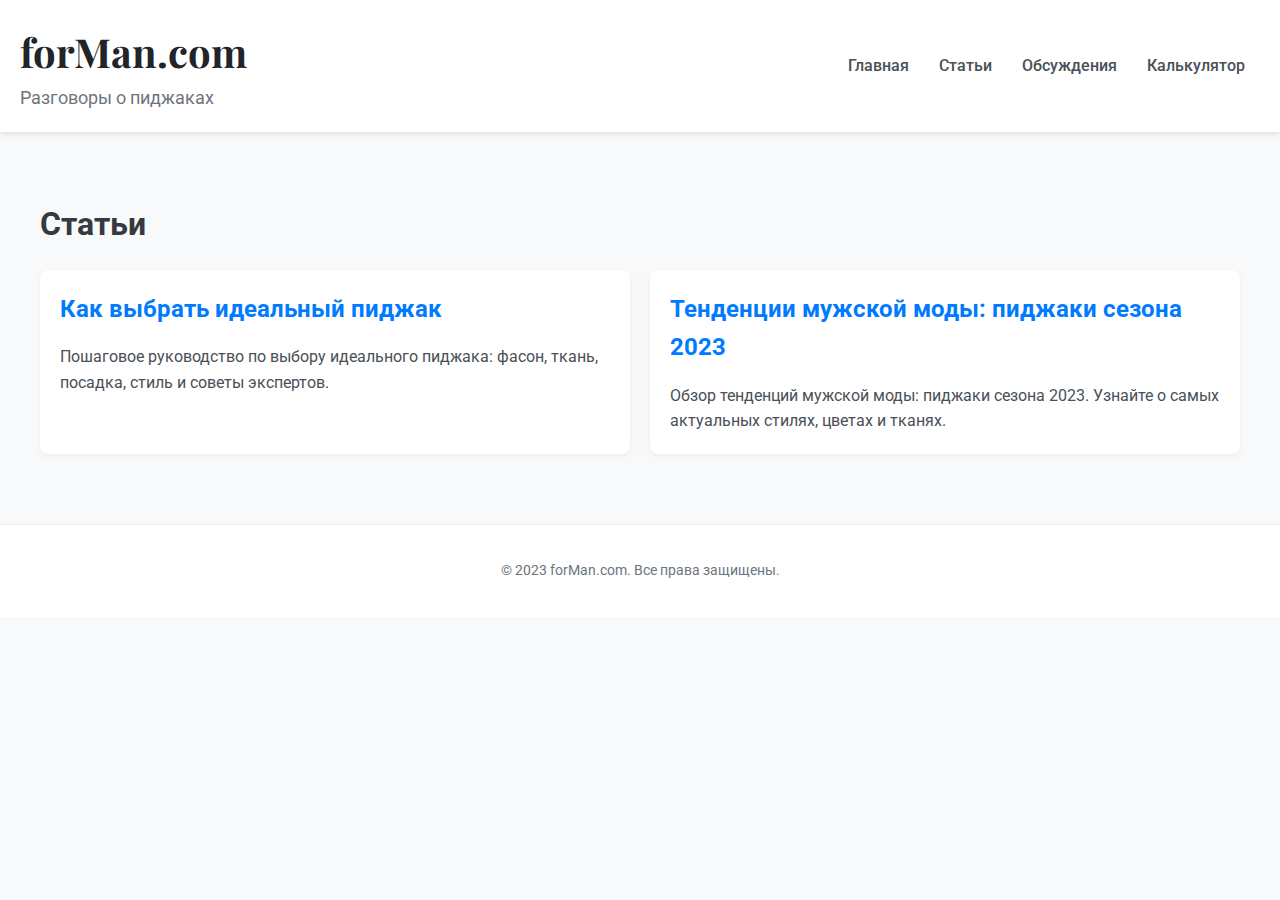
<file: articles.html>
<!DOCTYPE html>
<html lang="ru">
<head>
    <meta charset="UTF-8">
    <meta name="viewport" content="width=device-width, initial-scale=1.0">
    <title>forMan.com - Статьи</title>
    <meta name="description" content="Статьи о мужской моде, стиле, пиджаках и других темах на forMan.com.">
    <meta name="keywords" content="мужская мода, стиль, пиджаки, статьи, forMan">
    <link rel="stylesheet" href="style.css">
    <link rel="preconnect" href="https://fonts.googleapis.com">
    <link rel="preconnect" href="https://fonts.gstatic.com" crossorigin>
    <link href="https://fonts.googleapis.com/css2?family=Roboto:wght@400;700&family=Playfair+Display:wght@400;700&display=swap" rel="stylesheet">
</head>
<body>
    <header>
        <div class="logo-container">
            <h1>forMan.com</h1>
            <p>Разговоры о пиджаках</p>
        </div>
        <nav>
            <ul>
                <li><a href="index.html">Главная</a></li>
                <li class="active"><a href="articles.html">Статьи</a></li>
                <li><a href="discussions.html">Обсуждения</a></li>
                <li><a href="calculator.html">Калькулятор</a></li>
            </ul>
        </nav>
    </header>

    <main>
        <section class="articles-section">
            <h2>Статьи</h2>
            <div class="article-list">
                <div class="article-preview">
                    <h3><a href="article1.html">Как выбрать идеальный пиджак</a></h3>
                    <p>Пошаговое руководство по выбору идеального пиджака: фасон, ткань, посадка, стиль и советы экспертов.</p>
                </div>
                <div class="article-preview">
                    <h3><a href="article2.html">Тенденции мужской моды: пиджаки сезона 2023</a></h3>
                    <p>Обзор тенденций мужской моды: пиджаки сезона 2023. Узнайте о самых актуальных стилях, цветах и тканях.</p>
                </div>
            </div>
        </section>
    </main>

    <footer>
        <p>&copy; 2023 forMan.com. Все права защищены.</p>
    </footer>
</body>
</html>
</file>
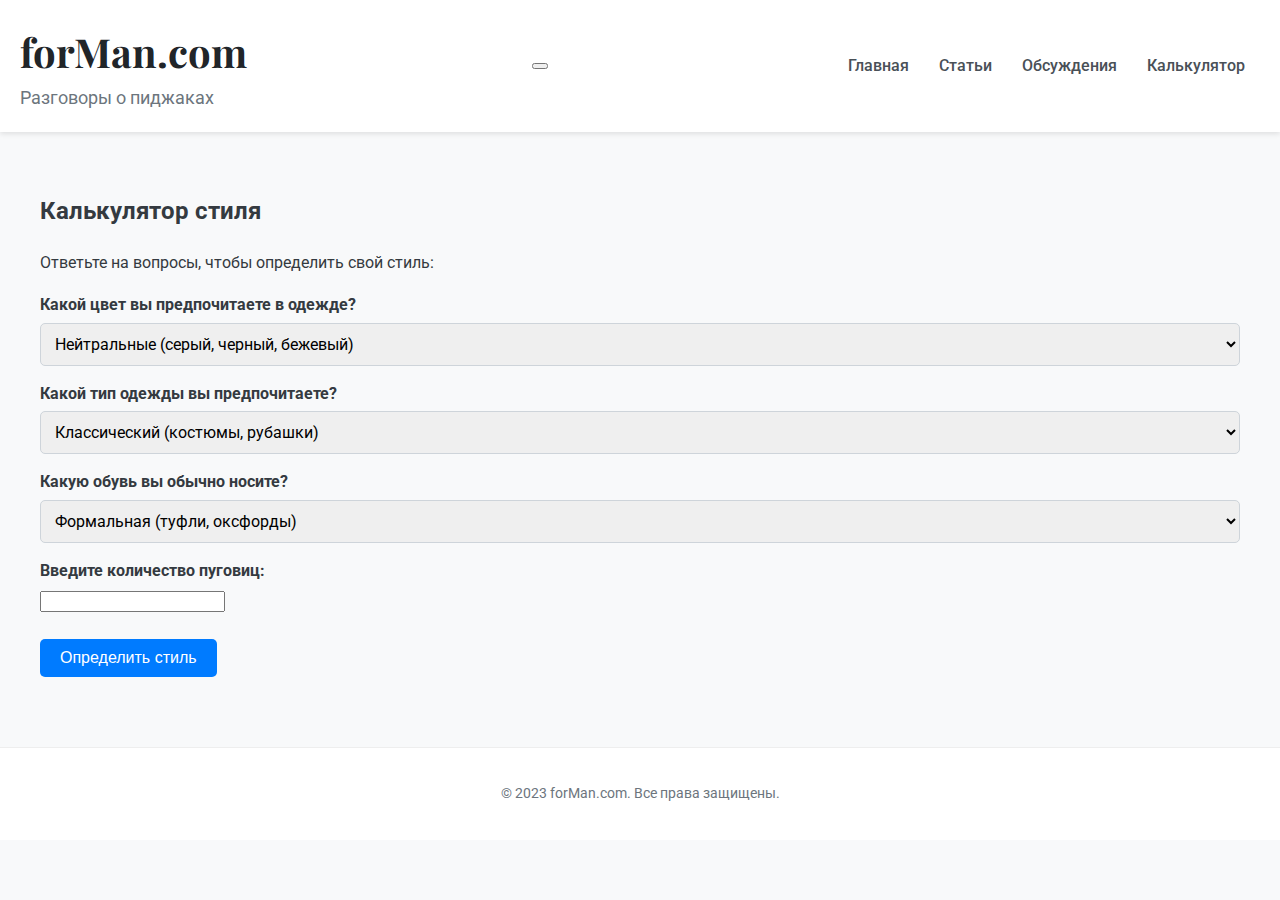
<file: calculator.html>
<!DOCTYPE html>
<html lang="ru">
<head>
    <meta charset="UTF-8">
    <meta name="viewport" content="width=device-width, initial-scale=1.0">
    <title>forMan.com - Калькулятор стиля</title>
    <meta name="description" content="Калькулятор стиля от forMan.com: определите свой стиль и получите рекомендации по подбору одежды.">
    <meta name="keywords" content="калькулятор, стиль, мужская мода, одежда, forMan">
    <link rel="stylesheet" href="style.css">
    <link rel="preconnect" href="https://fonts.googleapis.com">
    <link rel="preconnect" href="https://fonts.gstatic.com" crossorigin>
    <link href="https://fonts.googleapis.com/css2?family=Roboto:wght@400;700&family=Playfair+Display:wght@400;700&display=swap" rel="stylesheet">
</head>
<body>
    <header>
        <div class="logo-container">
            <h1>forMan.com</h1>
            <p>Разговоры о пиджаках</p>
        </div>
    
        <button class="hamburger">
            <div class="line"></div>
            <div class="line"></div>
            <div class="line"></div>
        </button>
    
        <nav>
            <ul>
                <li><a href="index.html">Главная</a></li>
                <li><a href="articles.html">Статьи</a></li>
                <li><a href="discussions.html">Обсуждения</a></li>
                <li><a href="calculator.html">Калькулятор</a></li>
            </ul>
        </nav>
    </header>
    
    <main>
        <section class="calculator-section">
            <h2>Калькулятор стиля</h2>
            <p>Ответьте на вопросы, чтобы определить свой стиль:</p>

            <form id="styleCalculator">
                <div class="question">
                    <label for="q1">Какой цвет вы предпочитаете в одежде?</label>
                    <select id="q1" name="q1">
                        <option value="neutral">Нейтральные (серый, черный, бежевый)</option>
                        <option value="bright">Яркие (красный, синий, зеленый)</option>
                        <option value="pastel">Пастельные (розовый, голубой, лавандовый)</option>
                    </select>
                </div>

                <div class="question">
                    <label for="q2">Какой тип одежды вы предпочитаете?</label>
                    <select id="q2" name="q2">
                        <option value="classic">Классический (костюмы, рубашки)</option>
                        <option value="casual">Повседневный (джинсы, футболки)</option>
                        <option value="sporty">Спортивный (спортивные костюмы, кроссовки)</option>
                    </select>
                </div>

                <div class="question">
                    <label for="q3">Какую обувь вы обычно носите?</label>
                    <select id="q3" name="q3">
                        <option value="formal">Формальная (туфли, оксфорды)</option>
                        <option value="casual">Повседневная (кроссовки, кеды)</option>
                        <option value="boots">Ботинки (челси, броги)</option>
                    </select>
                </div>

                <div class="question">
                  <label for="secretCode">Введите количество пуговиц:</label>
                  <input type="number" id="secretCode" name="secretCode">
                </div>

                <button type="submit">Определить стиль</button>
            </form>

            <div id="result" class="result" style="display: none;">
                <h3>Ваш стиль:</h3>
                <p id="styleRecommendation"></p>
            </div>
        </section>
    </main>

    <footer>
        <p>&copy; 2023 forMan.com. Все права защищены.</p>
    </footer>
    <script src="script.js"></script>
    <script src="calculator.js"></script>
</body>
</html>
</file>
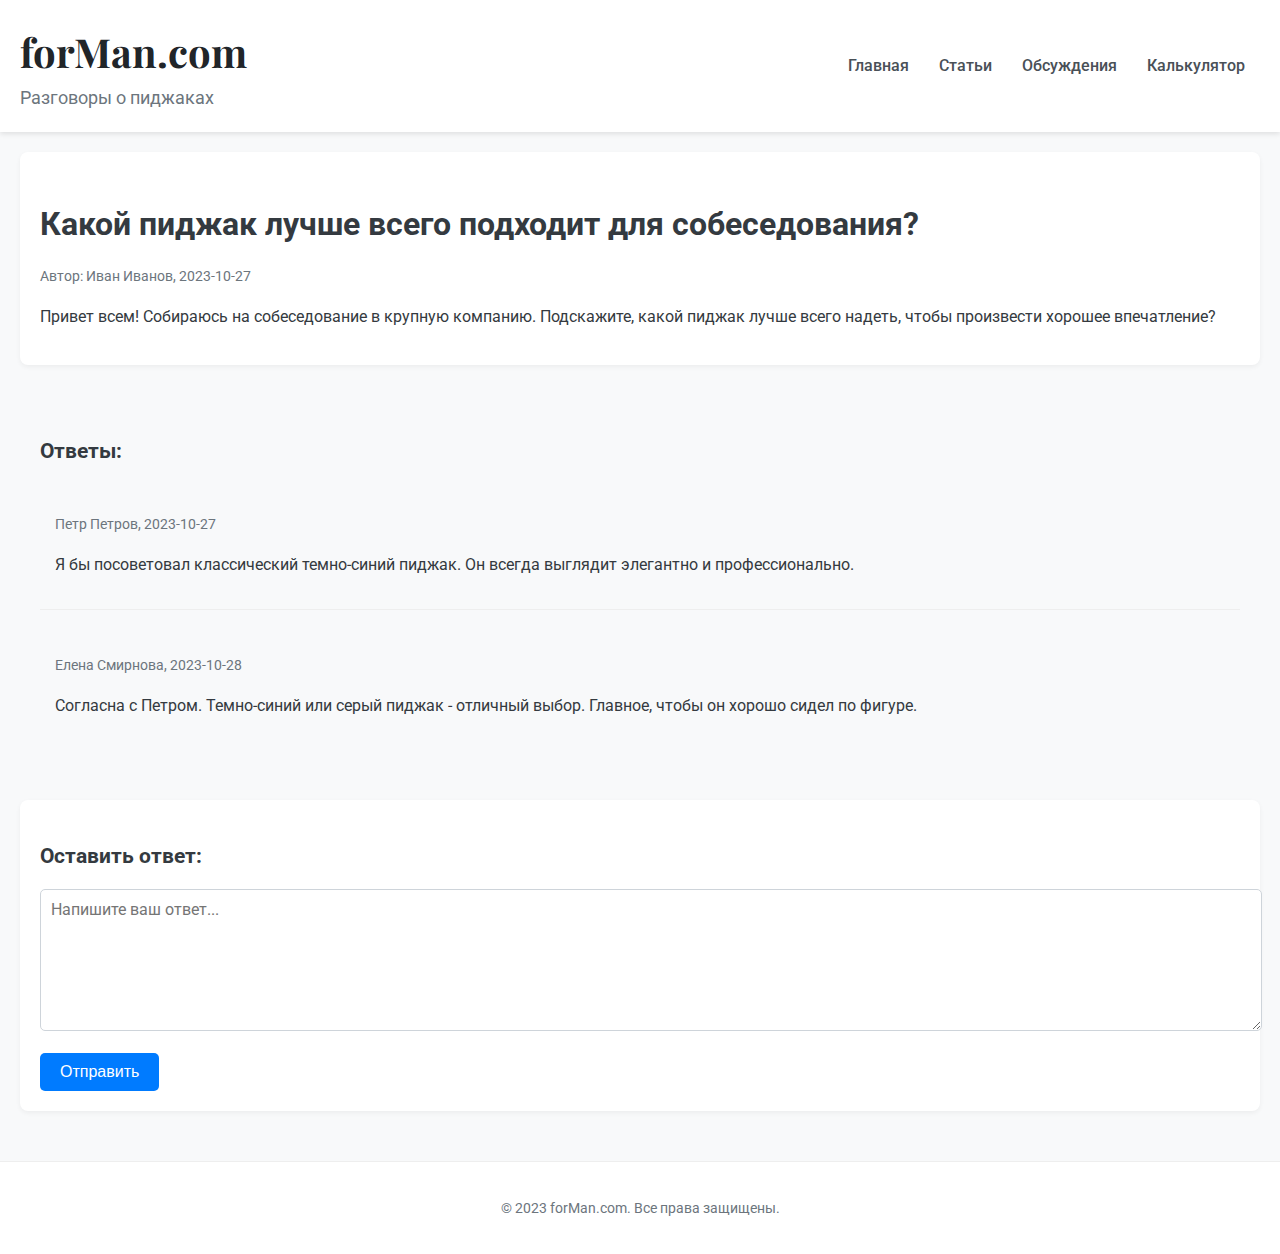
<file: discussion1.html>
<!DOCTYPE html>
<html lang="ru">
<head>
    <meta charset="UTF-8">
    <meta name="viewport" content="width=device-width, initial-scale=1.0">
    <title>forMan.com - Какой пиджак лучше всего подходит для собеседования?</title>
    <meta name="description" content="Обсуждение: Какой пиджак лучше всего подходит для собеседования? Делитесь советами и опытом на forMan.com.">
    <meta name="keywords" content="пиджак, собеседование, деловой стиль, мужская мода, forMan">
    <link rel="stylesheet" href="style.css">
    <link rel="preconnect" href="https://fonts.googleapis.com">
    <link rel="preconnect" href="https://fonts.gstatic.com" crossorigin>
    <link href="https://fonts.googleapis.com/css2?family=Roboto:wght@400;700&family=Playfair+Display:wght@400;700&display=swap" rel="stylesheet">
</head>
<body>
    <header>
        <div class="logo-container">
            <h1>forMan.com</h1>
            <p>Разговоры о пиджаках</p>
        </div>
        <nav>
            <ul>
                <li><a href="index.html">Главная</a></li>
                <li><a href="articles.html">Статьи</a></li>
                <li><a href="discussions.html">Обсуждения</a></li>
                <li><a href="calculator.html">Калькулятор</a></li>
            </ul>
        </nav>

    </header>

    <main>
        <section class="discussion-detail">
            <h2>Какой пиджак лучше всего подходит для собеседования?</h2>
            <p class="discussion-meta">Автор: Иван Иванов, 2023-10-27</p>
            <div class="discussion-content">
                <p>Привет всем! Собираюсь на собеседование в крупную компанию. Подскажите, какой пиджак лучше всего надеть, чтобы произвести хорошее впечатление?</p>
            </div>
        </section>

        <section class="replies">
            <h3>Ответы:</h3>
            <div class="reply">
                <p class="reply-meta">Петр Петров, 2023-10-27</p>
                <p>Я бы посоветовал классический темно-синий пиджак. Он всегда выглядит элегантно и профессионально.</p>
            </div>
            <div class="reply">
                <p class="reply-meta">Елена Смирнова, 2023-10-28</p>
                <p>Согласна с Петром. Темно-синий или серый пиджак - отличный выбор. Главное, чтобы он хорошо сидел по фигуре.</p>
            </div>
        </section>

        <section class="reply-form">
            <h3>Оставить ответ:</h3>
            <textarea placeholder="Напишите ваш ответ..." id="replyText"></textarea>
            <button id="sendReply">Отправить</button>
        </section>

    </main>

    <footer>
        <p>&copy; 2023 forMan.com. Все права защищены.</p>
    </footer>
    <script src="discussion.js"></script>
</body>
</html>
</file>
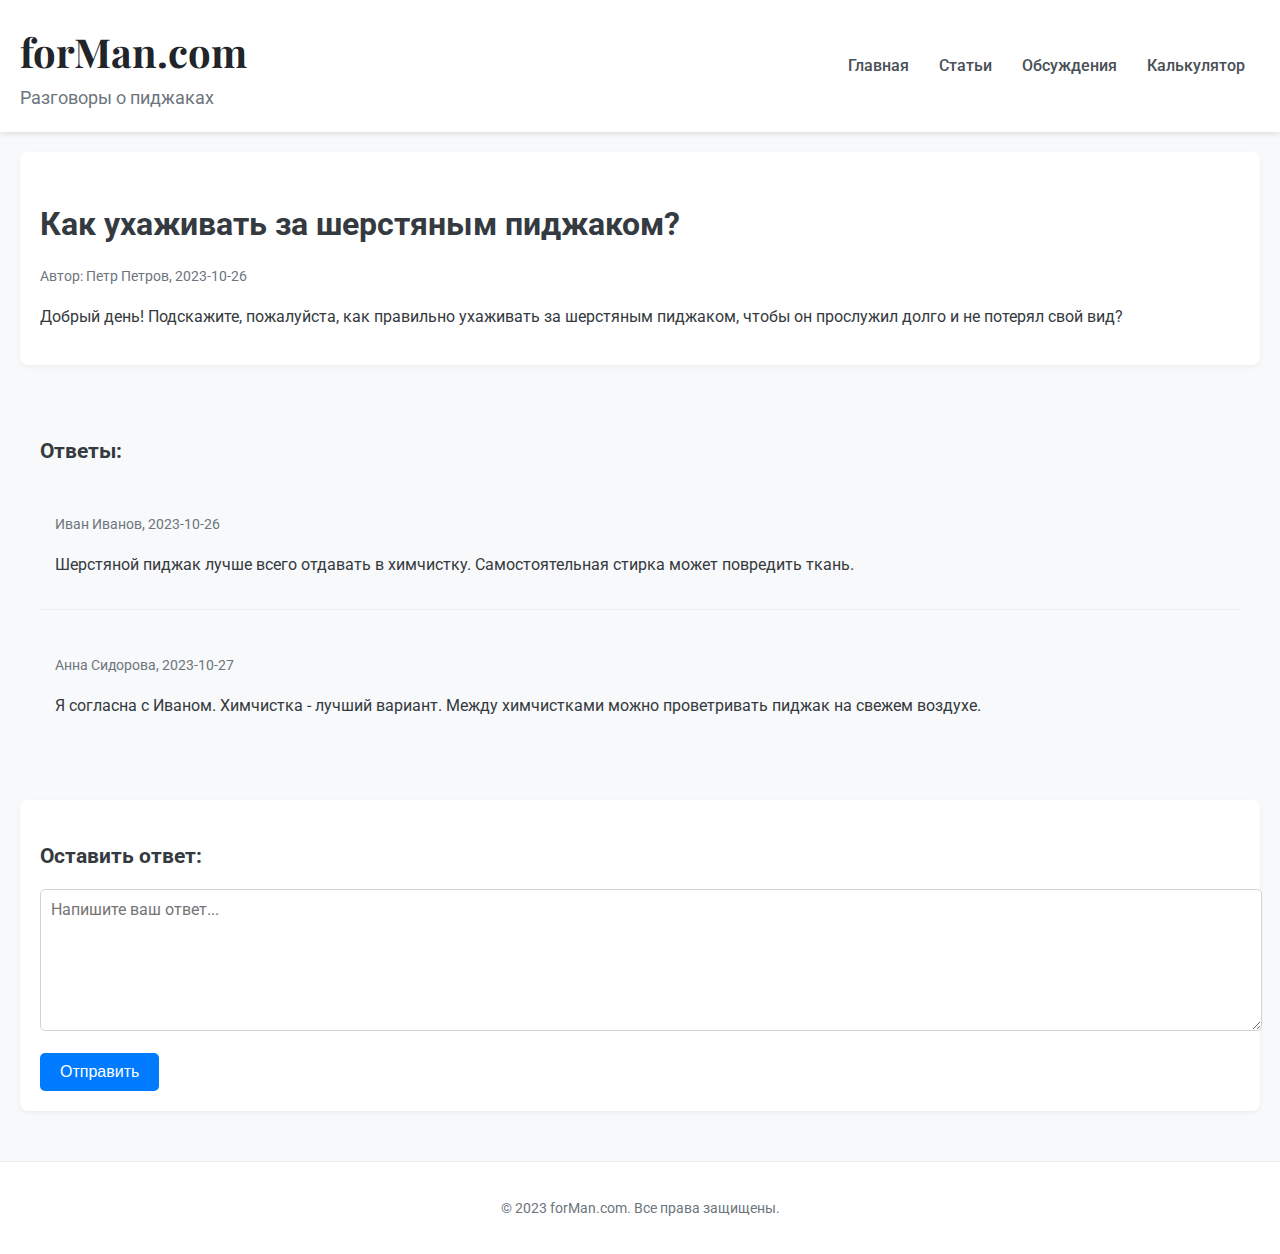
<file: discussion2.html>
<!DOCTYPE html>
<html lang="ru">
<head>
    <meta charset="UTF-8">
    <meta name="viewport" content="width=device-width, initial-scale=1.0">
    <title>forMan.com - Как ухаживать за шерстяным пиджаком?</title>
    <meta name="description" content="Обсуждение: Как ухаживать за шерстяным пиджаком? Делитесь советами и опытом на forMan.com.">
    <meta name="keywords" content="шерсть, пиджак, уход, стирка, химчистка, мужская мода, forMan">
    <link rel="stylesheet" href="style.css">
    <link rel="preconnect" href="https://fonts.googleapis.com">
    <link rel="preconnect" href="https://fonts.gstatic.com" crossorigin>
    <link href="https://fonts.googleapis.com/css2?family=Roboto:wght@400;700&family=Playfair+Display:wght@400;700&display=swap" rel="stylesheet">
</head>
<body>
    <header>
        <div class="logo-container">
            <h1>forMan.com</h1>
            <p>Разговоры о пиджаках</p>
        </div>
        <nav>
            <ul>
                <li><a href="index.html">Главная</a></li>
                <li><a href="articles.html">Статьи</a></li>
                <li><a href="discussions.html">Обсуждения</a></li>
                <li><a href="calculator.html">Калькулятор</a></li>
            </ul>
        </nav>
    </header>

    <main>
        <section class="discussion-detail">
            <h2>Как ухаживать за шерстяным пиджаком?</h2>
            <p class="discussion-meta">Автор: Петр Петров, 2023-10-26</p>
            <div class="discussion-content">
                <p>Добрый день! Подскажите, пожалуйста, как правильно ухаживать за шерстяным пиджаком, чтобы он прослужил долго и не потерял свой вид?</p>
            </div>
        </section>

        <section class="replies">
            <h3>Ответы:</h3>
            <div class="reply">
                <p class="reply-meta">Иван Иванов, 2023-10-26</p>
                <p>Шерстяной пиджак лучше всего отдавать в химчистку. Самостоятельная стирка может повредить ткань.</p>
            </div>
            <div class="reply">
                <p class="reply-meta">Анна Сидорова, 2023-10-27</p>
                <p>Я согласна с Иваном. Химчистка - лучший вариант. Между химчистками можно проветривать пиджак на свежем воздухе.</p>
            </div>
        </section>

        <section class="reply-form">
            <h3>Оставить ответ:</h3>
            <textarea placeholder="Напишите ваш ответ..." id="replyText"></textarea>
            <button id="sendReply">Отправить</button>
        </section>
    </main>

    <footer>
        <p>&copy; 2023 forMan.com. Все права защищены.</p>
    </footer>
    <script src="discussion.js"></script>
</body>
</html>
</file>
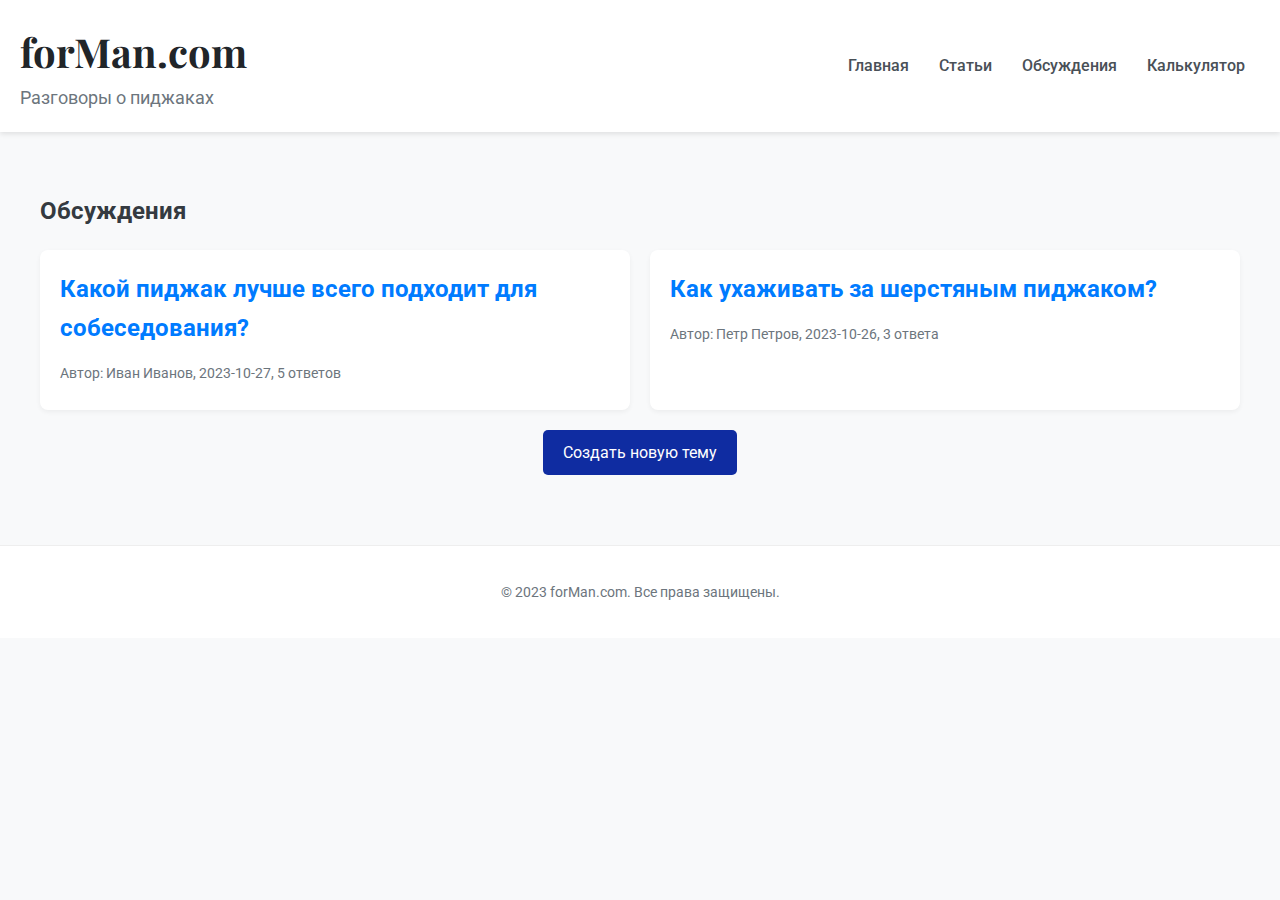
<file: discussions.html>
<!DOCTYPE html>
<html lang="ru">
<head>
    <meta charset="UTF-8">
    <meta name="viewport" content="width=device-width, initial-scale=1.0">
    <title>forMan.com - Обсуждения</title>
    <meta name="description" content="Форум для обсуждения мужской моды, стиля, пиджаков и других тем на forMan.com. Задавайте вопросы, делитесь опытом и общайтесь с единомышленниками.">
    <meta name="keywords" content="мужская мода, стиль, пиджаки, обсуждения, форум, forMan">
    <link rel="stylesheet" href="style.css">
    <link rel="preconnect" href="https://fonts.googleapis.com">
    <link rel="preconnect" href="https://fonts.gstatic.com" crossorigin>
    <link href="https://fonts.googleapis.com/css2?family=Roboto:wght@400;700&family=Playfair+Display:wght@400;700&display=swap" rel="stylesheet">
</head>
<body>
    <header>
        <div class="logo-container">
            <h1>forMan.com</h1>
            <p>Разговоры о пиджаках</p>
        </div>
        <nav>
            <ul>
                <li><a href="index.html">Главная</a></li>
                <li><a href="articles.html">Статьи</a></li>
                <li class="active"><a href="discussions.html">Обсуждения</a></li>
                <li><a href="calculator.html">Калькулятор</a></li>
            </ul>
        </nav>
    </header>

    <main>
        <section class="discussions-section">
            <h2>Обсуждения</h2>
            <div class="discussion-list">
                <!-- Здесь будут темы обсуждений -->
                <div class="discussion-item">
                    <h3><a href="discussion1.html">Какой пиджак лучше всего подходит для собеседования?</a></h3>
                    <p class="discussion-meta">Автор: Иван Иванов, 2023-10-27, 5 ответов</p>
                </div>
                <div class="discussion-item">
                    <h3><a href="discussion2.html">Как ухаживать за шерстяным пиджаком?</a></h3>
                    <p class="discussion-meta">Автор: Петр Петров, 2023-10-26, 3 ответа</p>
                </div>
                <!-- Добавьте больше тем -->
            </div>

            <div class="new-discussion-button">
                <a href="#" id="newDiscussionLink">Создать новую тему</a>
            </div>

            <div id="newDiscussionForm" class="new-discussion-form" style="display: none;">
                <h3>Создать новую тему</h3>
                <div class="form-group">
                    <label for="newTopicTitle">Заголовок:</label>
                    <input type="text" id="newTopicTitle" name="newTopicTitle">
                </div>
                <div class="form-group">
                    <label for="newTopicContent">Содержание:</label>
                    <textarea id="newTopicContent" name="newTopicContent"></textarea>
                </div>
                <button id="submitNewTopic">Создать</button>
                <button id="cancelNewTopic">Отмена</button>
            </div>
        </section>
    </main>

    <footer>
        <p>&copy; 2023 forMan.com. Все права защищены.</p>
    </footer>
    <script src="discussions.js"></script>
</body>
</html>
</file>
<file: style.css>
body {
    margin: 0;
    font-family: 'Roboto', sans-serif;
    background-color: #f8f9fa;
    color: #343a40;
    line-height: 1.6;
}

main {
    padding: 20px;
}

section {
    margin-bottom: 30px;
}

header {
    background-color: #fff;
    padding: 20px;
    box-shadow: 0 2px 5px rgba(0, 0, 0, 0.1);
    display: flex;
    justify-content: space-between;
    align-items: center;
}

.logo-container {
    text-align: left;
}

header h1 {
    margin: 0;
    font-family: 'Playfair Display', serif;
    font-size: 2.5rem;
    color: #212529;
}

header p {
    margin: 0;
    font-size: 1.1rem;
    color: #6c757d;
}

nav ul {
    list-style: none;
    padding: 0;
    margin: 0;
    display: flex;
}

nav li {
    margin: 0 15px;
}

nav a {
    text-decoration: none;
    color: #495057;
    font-weight: 500;
    transition: color 0.3s ease;
}

nav a:hover {
    color: #007bff;
}

.input-section h2 {
    font-size: 1.8rem;
    margin-bottom: 15px;
    color: #343a40;
}

.input-container {
    background-color: #fff;
    padding: 20px;
    border-radius: 8px;
    box-shadow: 0 2px 5px rgba(0, 0, 0, 0.05);
}

textarea#writeText {
    width: 100%;
    height: 120px;
    padding: 10px;
    border: 1px solid #ced4da;
    border-radius: 5px;
    font-size: 1rem;
    resize: vertical;
    font-family: 'Roboto', sans-serif;
}

.actions {
    display: flex;
    justify-content: space-between;
    align-items: center;
    margin-top: 15px;
}

input[type="file"] {
    display: none;
}

.custom-file-upload {
    border: 1px solid #007bff;
    color: #007bff;
    display: inline-block;
    padding: 8px 15px;
    cursor: pointer;
    border-radius: 5px;
    transition: all 0.3s ease;
    font-size: 0.9rem;
}

.custom-file-upload:hover {
    background-color: #007bff;
    color: #fff;
}

button#send {
    background-color: #0a2cc1;
    color: #fff;
    border: none;
    padding: 8px 15px;
    border-radius: 5px;
    cursor: pointer;
    font-size: 0.9rem;
    transition: background-color 0.3s ease;
}

button#send:hover {
    background-color: #0a51eb;
}

.output-section h2 {
    font-size: 1.8rem;
    margin-bottom: 15px;
    color: #343a40;
}

#output {
    background-color: #fff;
    padding: 20px;
    border-radius: 8px;
    box-shadow: 0 2px 5px rgba(0, 0, 0, 0.05);
}

.message {
    padding: 10px;
    border-bottom: 1px solid #eee;
    margin-bottom: 10px;
}

.message:last-child {
    border-bottom: none;
    margin-bottom: 0;
}

#file-info {
    margin-top: 10px;
    padding: 10px;
    border: 1px solid #ddd;
    border-radius: 5px;
    background-color: #f9f9f9;
    font-size: 0.9rem;
}

.message-error {
    color: red;
    font-size: 0.9rem;
    margin-top: 5px;
}

.discussion-detail {
    padding: 20px;
    background-color: #fff;
    border-radius: 8px;
    box-shadow: 0 2px 5px rgba(0, 0, 0, 0.05);
}

.discussion-detail h2 {
    font-size: 2rem;
    margin-bottom: 15px;
}

.discussion-meta {
    color: #6c757d;
    font-size: 0.9rem;
    margin-bottom: 20px;
}

.discussion-content p {
    margin-bottom: 15px;
}

.replies {
    margin-top: 30px;
    padding: 20px;
    background-color: #f8f9fa;
    border-radius: 8px;
}

.replies h3 {
    font-size: 1.3rem;
    margin-bottom: 15px;
}

.reply {
    padding: 15px;
    border-bottom: 1px solid #eee;
    margin-bottom: 15px;
}

.reply:last-child {
    border-bottom: none;
    margin-bottom: 0;
}

.reply-meta {
    color: #6c757d;
    font-size: 0.9rem;
    margin-bottom: 5px;
}

.reply-form {
    margin-top: 30px;
    padding: 20px;
    background-color: #fff;
    border-radius: 8px;
    box-shadow: 0 2px 5px rgba(0, 0, 0, 0.05);
}

.reply-form h3 {
    font-size: 1.3rem;
    margin-bottom: 15px;
}

.reply-form textarea {
    width: 100%;
    padding: 10px;
    border: 1px solid #ced4da;
    border-radius: 5px;
    font-size: 1rem;
    font-family: 'Roboto', sans-serif;
    height: 120px;
    resize: vertical;
    margin-bottom: 15px;
}

.reply-form button {
    background-color: #007bff;
    color: #fff;
    padding: 10px 20px;
    border: none;
    border-radius: 5px;
    cursor: pointer;
    font-size: 1rem;
    transition: background-color 0.3s ease;
}

.reply-form button:hover {
    background-color: #0056b3;
}

.discussions-section {
    padding: 20px;
}

.discussion-list {
    display: grid;
    grid-template-columns: repeat(auto-fit, minmax(300px, 1fr));
    gap: 20px;
}

.discussion-item {
    background-color: #fff;
    border-radius: 8px;
    box-shadow: 0 2px 5px rgba(0, 0, 0, 0.05);
    padding: 20px;
}

.discussion-item h3 {
    margin-top: 0;
    margin-bottom: 10px;
    font-size: 1.5rem;
}

.discussion-item a {
    text-decoration: none;
    color: #007bff;
    transition: color 0.3s ease;
}

.discussion-item a:hover {
    color: #0056b3;
}

.discussion-meta {
    color: #6c757d;
    font-size: 0.9rem;
    margin-bottom: 5px;
}

.new-discussion-button {
    text-align: center;
    margin-top: 20px;
}

.new-discussion-button a {
    display: inline-block;
    padding: 10px 20px;
    background-color: #0f2ca1;
    color: #fff;
    text-decoration: none;
    border-radius: 5px;
    transition: background-color 0.3s ease;
}

.new-discussion-button a:hover {
    background-color: #0f36e3;
}

.new-discussion-form {
    background-color: #fff;
    padding: 20px;
    border-radius: 8px;
    box-shadow: 0 2px 5px rgba(0, 0, 0, 0.05);
    margin-top: 20px;
}

.new-discussion-form h3 {
    font-size: 1.5rem;
    margin-bottom: 15px;
}

.new-discussion-form .form-group {
    margin-bottom: 15px;
}

.new-discussion-form label {
    display: block;
    font-weight: bold;
    margin-bottom: 5px;
}

.new-discussion-form input[type="text"],
.new-discussion-form textarea {
    width: 100%;
    padding: 10px;
    border: 1px solid #ced4da;
    border-radius: 5px;
    font-size: 1rem;
    font-family: 'Roboto', sans-serif;
}

.new-discussion-form textarea {
    height: 150px;
    resize: vertical;
}

.new-discussion-form button {
    background-color: #007bff;
    color: #fff;
    padding: 10px 20px;
    border: none;
    border-radius: 5px;
    cursor: pointer;
    font-size: 1rem;
    transition: background-color 0.3s ease;
    margin-top: 10px;
}

.new-discussion-form button:hover {
    background-color: #0056b3;
}

#cancelNewTopic {
    background-color: #6c757d;
}

#cancelNewTopic:hover {
    background-color: #5a6268;
}

.calculator-section {
    padding: 20px;
}

.question {
    margin-bottom: 15px;
}

.question label {
    display: block;
    font-weight: bold;
    margin-bottom: 5px;
}

.question select {
    width: 100%;
    padding: 10px;
    border: 1px solid #ced4da;
    border-radius: 5px;
    font-size: 1rem;
    font-family: 'Roboto', sans-serif;
}

#styleCalculator button {
    background-color: #007bff;
    color: #fff;
    padding: 10px 20px;
    border: none;
    border-radius: 5px;
    cursor: pointer;
    font-size: 1rem;
    transition: background-color 0.3s ease;
    margin-top: 10px;
}

#styleCalculator button:hover {
    background-color: #0056b3;
}

.result {
    margin-top: 20px;
    padding: 20px;
    background-color: #fff;
    border-radius: 8px;
    box-shadow: 0 2px 5px rgba(0, 0, 0, 0.05);
}

footer {
    text-align: center;
    padding: 20px;
    background-color: #fff;
    border-top: 1px solid #eee;
    color: #6c757d;
    font-size: 0.9rem;
}

.secret-section {
    padding: 20px;
    text-align: center;
}

.secret-section h2 {
    font-size: 2.5rem;
    margin-bottom: 20px;
    color: #007bff;
}

.secret-section p {
    font-size: 1.2rem;
    margin-bottom: 30px;
}

.secret-section img {
    max-width: 100%;
    height: auto;
    border-radius: 8px;
    box-shadow: 0 4px 8px rgba(0, 0, 0, 0.1);
    margin-bottom: 30px;
}

.secret-section h3 {
    font-size: 1.8rem;
    margin-bottom: 15px;
    color: #343a40;
}

.secret-section ul {
    list-style: none;
    padding: 0;
}

.secret-section li {
    margin-bottom: 10px;
}

.secret-section a {
    color: #007bff;
    text-decoration: none;
    transition: color 0.3s ease;
}

.secret-section a:hover {
    color: #0056b3;
}

.articles-section {
    padding: 20px;
}

.articles-section h2 {
    font-size: 2rem;
    margin-bottom: 20px;
}

.article-list {
    display: grid;
    grid-template-columns: repeat(auto-fit, minmax(300px, 1fr));
    gap: 20px;
}

.article-preview {
    background-color: #fff;
    border-radius: 8px;
    box-shadow: 0 2px 5px rgba(0, 0, 0, 0.05);
    padding: 20px;
    transition: transform 0.3s ease;
}

.article-preview:hover {
    transform: translateY(-5px);
}

.article-preview h3 {
    margin-top: 0;
    margin-bottom: 10px;
    font-size: 1.5rem;
}

.article-preview a {
    text-decoration: none;
    color: #007bff;
    transition: color 0.3s ease;
}

.article-preview a:hover {
    color: #0056b3;
}

.article-preview p {
    margin-bottom: 0;
    font-size: 1rem;
    color: #495057;
}

.imagesSecret {
    width: 300px;
    height: 300px;
}

.article-image {
    width: 300px;
    height: 300px;
}
</file>
